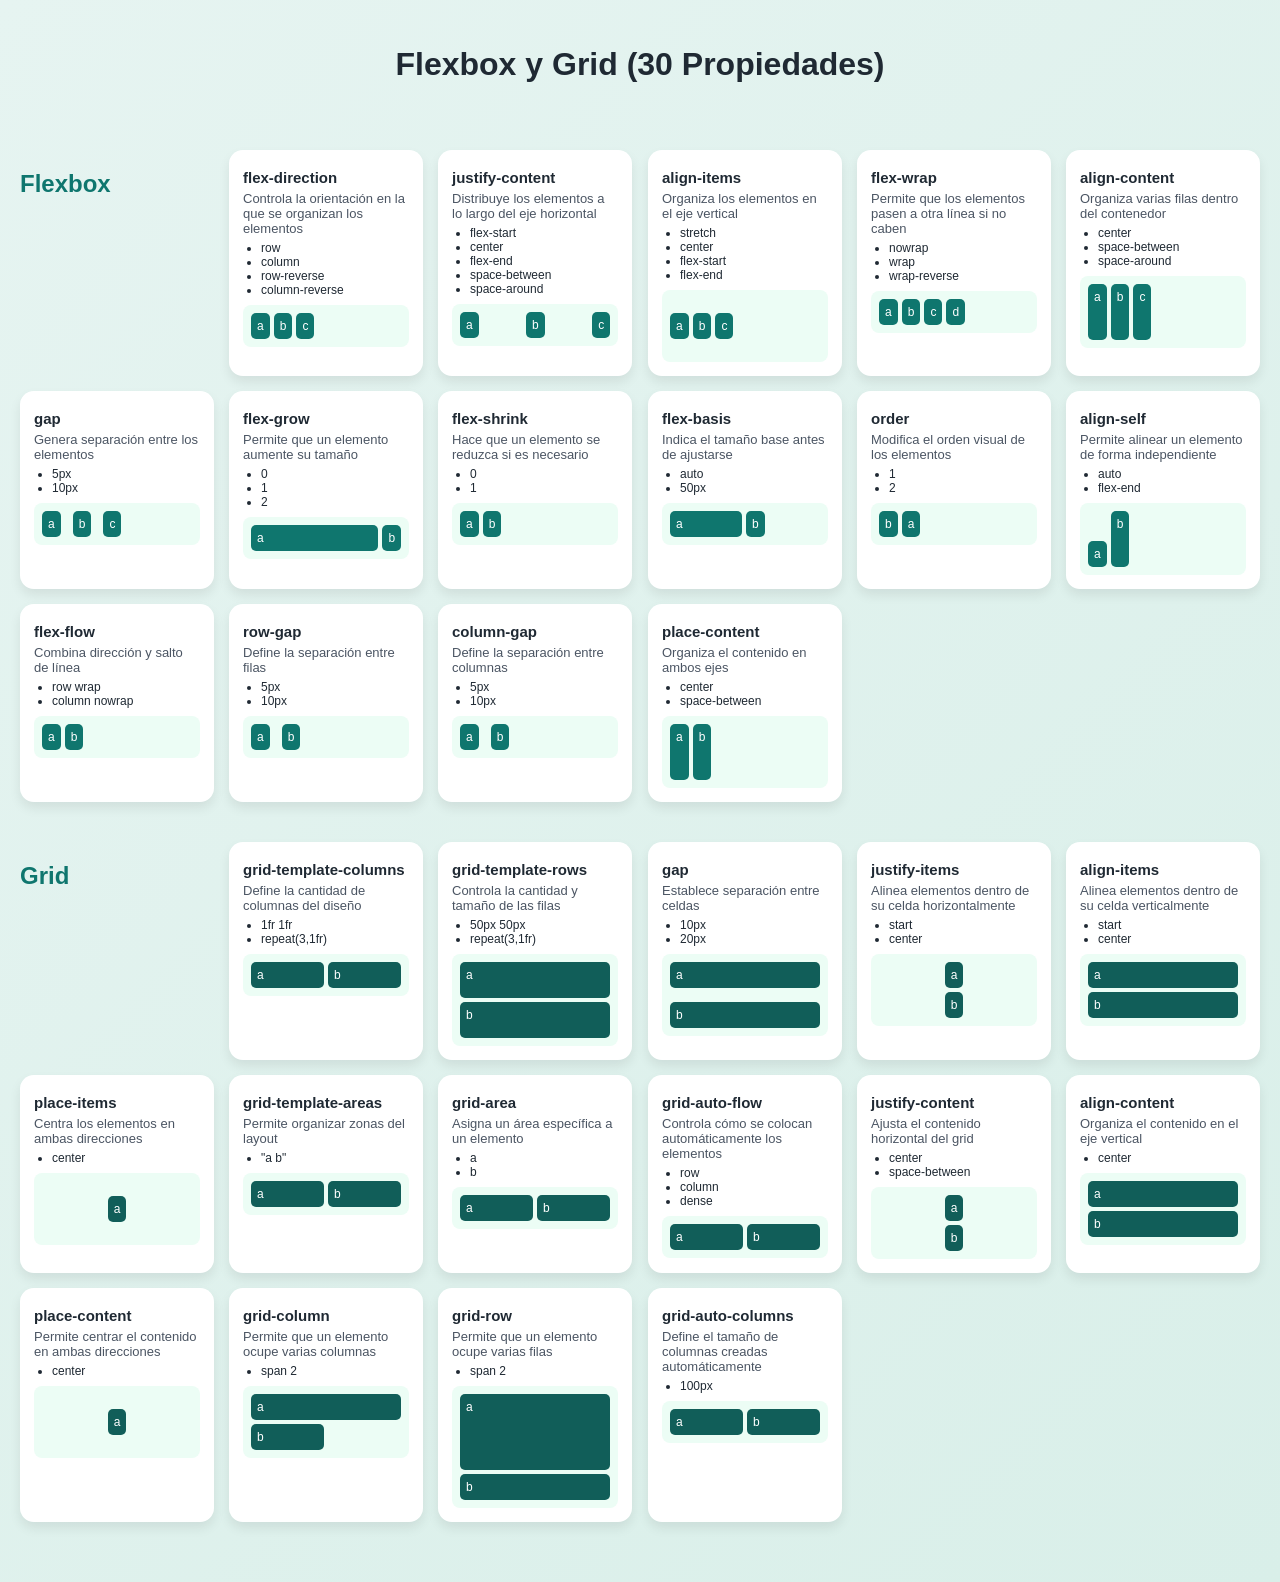
<file: html/index.html>
<!DOCTYPE html>
<html lang="es">
<head>
  <meta charset="UTF-8">
  <title>Flexbox y Grid</title>
  <link rel="stylesheet" href="style.css">
</head>
<body>

<h1 class="titulo">Flexbox y Grid (30 Propiedades)</h1>

<main class="contenedor">

<section class="grupo">
<h2>Flexbox</h2>

<div class="card flex">
  <h3>flex-direction</h3>
  <p>Controla la orientación en la que se organizan los elementos</p>
  <ul>
    <li>row</li>
    <li>column</li>
    <li>row-reverse</li>
    <li>column-reverse</li>
  </ul>
  <div class="demo flex-row"><div>a</div><div>b</div><div>c</div></div>
</div>

<div class="card flex">
  <h3>justify-content</h3>
  <p>Distribuye los elementos a lo largo del eje horizontal</p>
  <ul>
    <li>flex-start</li>
    <li>center</li>
    <li>flex-end</li>
    <li>space-between</li>
    <li>space-around</li>
  </ul>
  <div class="demo flex-between"><div>a</div><div>b</div><div>c</div></div>
</div>

<div class="card flex">
  <h3>align-items</h3>
  <p>Organiza los elementos en el eje vertical</p>
  <ul>
    <li>stretch</li>
    <li>center</li>
    <li>flex-start</li>
    <li>flex-end</li>
  </ul>
  <div class="demo altura flex-align-center"><div>a</div><div>b</div><div>c</div></div>
</div>

<div class="card flex">
  <h3>flex-wrap</h3>
  <p>Permite que los elementos pasen a otra línea si no caben</p>
  <ul>
    <li>nowrap</li>
    <li>wrap</li>
    <li>wrap-reverse</li>
  </ul>
  <div class="demo wrap"><div>a</div><div>b</div><div>c</div><div>d</div></div>
</div>

<div class="card flex">
  <h3>align-content</h3>
  <p>Organiza varias filas dentro del contenedor</p>
  <ul>
    <li>center</li>
    <li>space-between</li>
    <li>space-around</li>
  </ul>
  <div class="demo wrap altura"><div>a</div><div>b</div><div>c</div></div>
</div>

<div class="card flex">
  <h3>gap</h3>
  <p>Genera separación entre los elementos</p>
  <ul>
    <li>5px</li>
    <li>10px</li>
  </ul>
  <div class="demo gap-flex"><div>a</div><div>b</div><div>c</div></div>
</div>

<div class="card flex">
  <h3>flex-grow</h3>
  <p>Permite que un elemento aumente su tamaño</p>
  <ul>
    <li>0</li>
    <li>1</li>
    <li>2</li>
  </ul>
  <div class="demo"><div class="grow">a</div><div>b</div></div>
</div>

<div class="card flex">
  <h3>flex-shrink</h3>
  <p>Hace que un elemento se reduzca si es necesario</p>
  <ul>
    <li>0</li>
    <li>1</li>
  </ul>
  <div class="demo"><div class="shrink">a</div><div>b</div></div>
</div>

<div class="card flex">
  <h3>flex-basis</h3>
  <p>Indica el tamaño base antes de ajustarse</p>
  <ul>
    <li>auto</li>
    <li>50px</li>
  </ul>
  <div class="demo"><div class="basis">a</div><div>b</div></div>
</div>

<div class="card flex">
  <h3>order</h3>
  <p>Modifica el orden visual de los elementos</p>
  <ul>
    <li>1</li>
    <li>2</li>
  </ul>
  <div class="demo"><div class="o2">a</div><div class="o1">b</div></div>
</div>

<div class="card flex">
  <h3>align-self</h3>
  <p>Permite alinear un elemento de forma independiente</p>
  <ul>
    <li>auto</li>
    <li>flex-end</li>
  </ul>
  <div class="demo altura"><div class="self">a</div><div>b</div></div>
</div>

<div class="card flex">
  <h3>flex-flow</h3>
  <p>Combina dirección y salto de línea</p>
  <ul>
    <li>row wrap</li>
    <li>column nowrap</li>
  </ul>
  <div class="demo wrap"><div>a</div><div>b</div></div>
</div>

<div class="card flex">
  <h3>row-gap</h3>
  <p>Define la separación entre filas</p>
  <ul>
    <li>5px</li>
    <li>10px</li>
  </ul>
  <div class="demo gap-flex"><div>a</div><div>b</div></div>
</div>

<div class="card flex">
  <h3>column-gap</h3>
  <p>Define la separación entre columnas</p>
  <ul>
    <li>5px</li>
    <li>10px</li>
  </ul>
  <div class="demo gap-flex"><div>a</div><div>b</div></div>
</div>

<div class="card flex">
  <h3>place-content</h3>
  <p>Organiza el contenido en ambos ejes</p>
  <ul>
    <li>center</li>
    <li>space-between</li>
  </ul>
  <div class="demo wrap altura"><div>a</div><div>b</div></div>
</div>

</section>

<section class="grupo">
<h2>Grid</h2>

<div class="card grid">
  <h3>grid-template-columns</h3>
  <p>Define la cantidad de columnas del diseño</p>
  <ul><li>1fr 1fr</li><li>repeat(3,1fr)</li></ul>
  <div class="grid-demo grid-2"><div>a</div><div>b</div></div>
</div>

<div class="card grid">
  <h3>grid-template-rows</h3>
  <p>Controla la cantidad y tamaño de las filas</p>
  <ul><li>50px 50px</li><li>repeat(3,1fr)</li></ul>
  <div class="grid-demo filas"><div>a</div><div>b</div></div>
</div>

<div class="card grid">
  <h3>gap</h3>
  <p>Establece separación entre celdas</p>
  <ul><li>10px</li><li>20px</li></ul>
  <div class="grid-demo gap"><div>a</div><div>b</div></div>
</div>

<div class="card grid">
  <h3>justify-items</h3>
  <p>Alinea elementos dentro de su celda horizontalmente</p>
  <ul><li>start</li><li>center</li></ul>
  <div class="grid-demo justify"><div>a</div><div>b</div></div>
</div>

<div class="card grid">
  <h3>align-items</h3>
  <p>Alinea elementos dentro de su celda verticalmente</p>
  <ul><li>start</li><li>center</li></ul>
  <div class="grid-demo align"><div>a</div><div>b</div></div>
</div>

<div class="card grid">
  <h3>place-items</h3>
  <p>Centra los elementos en ambas direcciones</p>
  <ul><li>center</li></ul>
  <div class="grid-demo place"><div>a</div></div>
</div>

<div class="card grid">
  <h3>grid-template-areas</h3>
  <p>Permite organizar zonas del layout</p>
  <ul><li>"a b"</li></ul>
  <div class="grid-demo areas"><div class="a">a</div><div class="b">b</div></div>
</div>

<div class="card grid">
  <h3>grid-area</h3>
  <p>Asigna un área específica a un elemento</p>
  <ul><li>a</li><li>b</li></ul>
  <div class="grid-demo areas"><div class="a">a</div><div class="b">b</div></div>
</div>

<div class="card grid">
  <h3>grid-auto-flow</h3>
  <p>Controla cómo se colocan automáticamente los elementos</p>
  <ul><li>row</li><li>column</li><li>dense</li></ul>
  <div class="grid-demo auto"><div>a</div><div>b</div></div>
</div>

<div class="card grid">
  <h3>justify-content</h3>
  <p>Ajusta el contenido horizontal del grid</p>
  <ul><li>center</li><li>space-between</li></ul>
  <div class="grid-demo content"><div>a</div><div>b</div></div>
</div>

<div class="card grid">
  <h3>align-content</h3>
  <p>Organiza el contenido en el eje vertical</p>
  <ul><li>center</li></ul>
  <div class="grid-demo alignc"><div>a</div><div>b</div></div>
</div>

<div class="card grid">
  <h3>place-content</h3>
  <p>Permite centrar el contenido en ambas direcciones</p>
  <ul><li>center</li></ul>
  <div class="grid-demo placec"><div>a</div></div>
</div>

<div class="card grid">
  <h3>grid-column</h3>
  <p>Permite que un elemento ocupe varias columnas</p>
  <ul><li>span 2</li></ul>
  <div class="grid-demo span"><div class="span2">a</div><div>b</div></div>
</div>

<div class="card grid">
  <h3>grid-row</h3>
  <p>Permite que un elemento ocupe varias filas</p>
  <ul><li>span 2</li></ul>
  <div class="grid-demo spanrow"><div class="row2">a</div><div>b</div></div>
</div>

<div class="card grid">
  <h3>grid-auto-columns</h3>
  <p>Define el tamaño de columnas creadas automáticamente</p>
  <ul><li>100px</li></ul>
  <div class="grid-demo auto"><div>a</div><div>b</div></div>
</div>

</section>

</main>

</body>
</html>
</file>
<file: html/style.css>
body {
  font-family: "Segoe UI", sans-serif;
  background: linear-gradient(135deg, #e6f4f1, #d9efe9);
  margin: 0;
  color: #1f2933;
}

.titulo {
  text-align: center;
  padding: 25px;
  font-weight: 600;
}

.contenedor {
  padding: 20px;
}

.grupo {
  margin-bottom: 40px;
}

.grupo h2 {
  margin-bottom: 10px;
  color: #0f766e;
}


.grupo {
  display: grid;
  grid-template-columns: repeat(auto-fit, minmax(180px, 1fr));
  gap: 15px;
}


.card {
  background: #ffffff;
  border-radius: 14px;
  padding: 14px;
  box-shadow: 0 6px 12px rgba(0,0,0,0.08);
  transition: transform 0.25s ease, box-shadow 0.25s ease;
  will-change: transform;
  transform: translateZ(0);
}


.card:hover {
  transform: translateY(-6px) scale(1.03);
  box-shadow: 0 12px 20px rgba(15,118,110,0.25);
}


.card h3 {
  margin: 5px 0;
  font-size: 15px;
}

.card p {
  font-size: 13px;
  color: #4b5563;
  margin: 5px 0;
}


.card ul {
  padding-left: 18px;
  margin: 5px 0;
}

.card li {
  font-size: 12px;
}


.demo {
  display: flex;
  background: #ecfdf5;
  padding: 6px;
  margin-top: 8px;
  border-radius: 8px;
}

.demo div {
  background: #0f766e;
  color: white;
  padding: 6px;
  margin: 2px;
  border-radius: 5px;
  font-size: 12px;
}


.grid-demo {
  display: grid;
  background: #ecfdf5;
  padding: 6px;
  margin-top: 8px;
  border-radius: 8px;
}

.grid-demo div {
  background: #115e59;
  color: white;
  padding: 6px;
  margin: 2px;
  border-radius: 5px;
  font-size: 12px;
}


.flex-row { flex-direction: row; }
.flex-between { justify-content: space-between; }
.flex-align-center { align-items: center; }
.wrap { flex-wrap: wrap; }
.altura { height: 60px; }
.gap-flex { gap: 8px; }

.grow { flex-grow: 2; }
.shrink { flex-shrink: 2; }
.basis { flex-basis: 60px; }
.o1 { order: 1; }
.o2 { order: 2; }
.self { align-self: flex-end; }


.grid-2 { grid-template-columns: 1fr 1fr; }
.filas { grid-template-rows: repeat(2,40px); }
.gap { gap: 10px; }
.justify { justify-items: center; }
.align { align-items: center; height: 60px; }
.place { place-items: center; height: 60px; }

.areas { grid-template-areas: "a b"; }
.a { grid-area: a; }
.b { grid-area: b; }

.auto { grid-auto-flow: column; }
.content { justify-content: center; }
.alignc { align-content: center; height: 60px; }
.placec { place-content: center; height: 60px; }

.span { grid-template-columns: 1fr 1fr; }
.span2 { grid-column: span 2; }

.spanrow { grid-template-rows: 40px 40px; }
.row2 { grid-row: span 2; }
</file>
